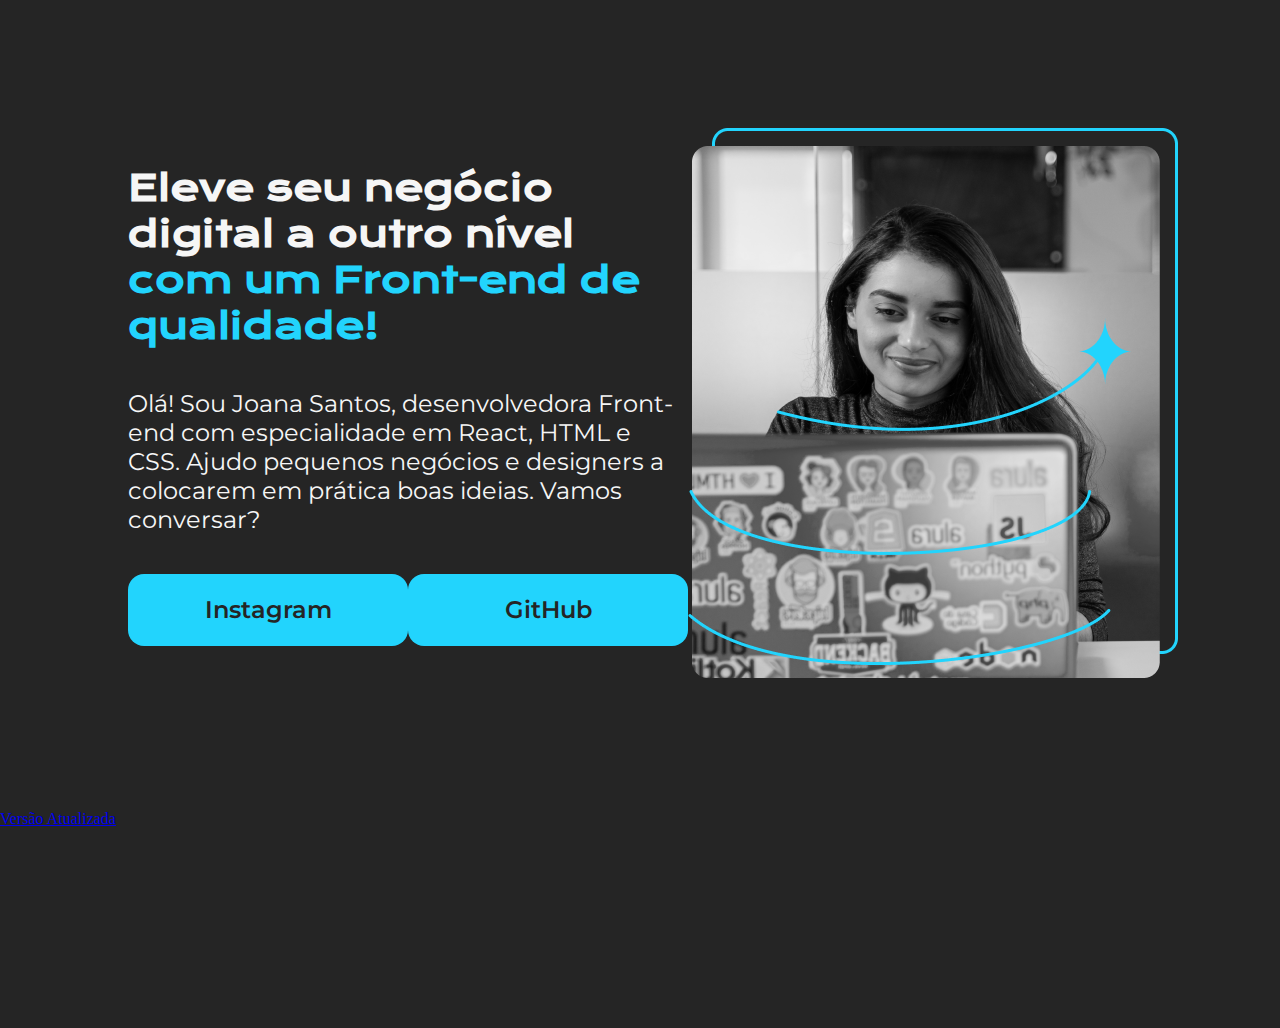
<file: index.html>
<!DOCTYPE html>
<html lang="pt-br">
<head>
    <meta charset="UTF-8">
    <meta name="viewport" content="width=device-width, initial-scale=1.0">
    <title>Portfólio</title>

    <link rel="stylesheet" href="css/style.css">
</head>
<body>
    <header></header>
    
    <main class="apresentacao">
        <section class="apresentacao__conteudo">
            <h1 class="apresentacao__conteudo__titulo">Eleve seu negócio digital a outro nível <strong class="titulo-destaque">com um Front-end de qualidade!</strong></h1>
            <p class="apresentacao__conteudo__texto">Olá! Sou Joana Santos, desenvolvedora Front-end com especialidade em React, HTML e CSS. Ajudo pequenos negócios e designers a colocarem em prática boas ideias. Vamos conversar?</p>
            <div class="apresentacao__links">
                <a href="#" class="apresentacao__links_link">Instagram</a>
                <a href="#" class="apresentacao__links_link">GitHub</a>
            </div>
        </section>

        <section class="apresentacao__imagem">
            <img src="Imagem.png" alt="Imagem de Perfil">
        </section>
        
        
        

        
    </main>
    
    <footer>
        <a href="atualização/index.html">Versão Atualizada</a>
    </footer>

</body>
</html>
</file>
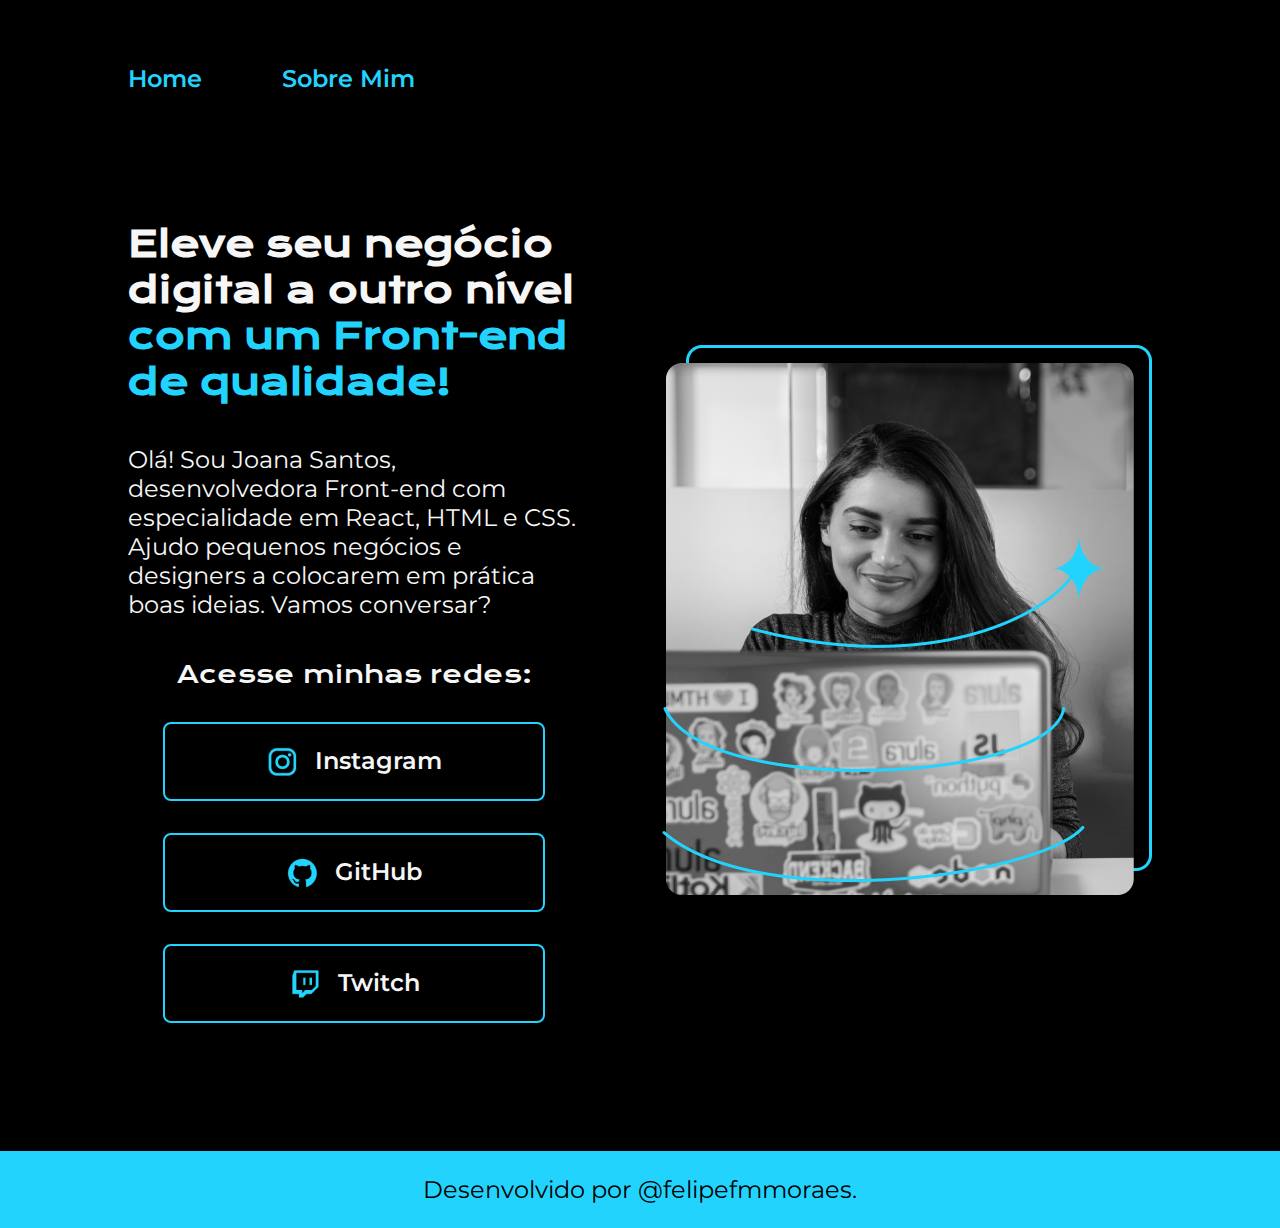
<file: atualização/index.html>
<!DOCTYPE html>
<html lang="pt-br">
<head>
    <meta charset="UTF-8">
    <meta name="viewport" content="width=device-width, initial-scale=1.0">
    <title>Portfólio</title>

    <link rel="stylesheet" href="css/style.css">
</head>
<body>
    <header class="cabecalho">
        <nav class="cabecalho__menu">
            <a href="index.html" class="cabecalho__menu__link">Home</a>
            <a href="about.html" class="cabecalho__menu__link">Sobre Mim</a>
        </nav>
    </header>
    
    <main class="apresentacao">
        <section class="apresentacao__conteudo">
            <h1 class="apresentacao__conteudo__titulo">Eleve seu negócio digital a outro nível <strong class="titulo-destaque">com um Front-end de qualidade!</strong></h1>
            <p class="apresentacao__conteudo__texto">Olá! Sou Joana Santos, desenvolvedora Front-end com especialidade em React, HTML e CSS. Ajudo pequenos negócios e designers a colocarem em prática boas ideias. Vamos conversar?</p>
            <div class="apresentacao__links">
                <h2 class="apresentacao__links__subtitulo">Acesse minhas redes:</h2>
                <a href="#" class="apresentacao__links_link">
                    <img src="assets/instagram.png">Instagram
                </a>
                <a href="#" class="apresentacao__links_link">
                    <img src="assets/github.png">GitHub
                </a>
                <a href="#" class="apresentacao__links_link">
                    <img src="assets/twitch.png">Twitch
                </a>
            </div>
        </section>

        <section class="apresentacao__imagem">
            <img src="../Imagem.png" alt="Imagem de Perfil">
        </section>
        
    </main>
    
    <footer class="rodape">
        Desenvolvido por @felipefmmoraes.
    </footer>

</body>
</html>
</file>
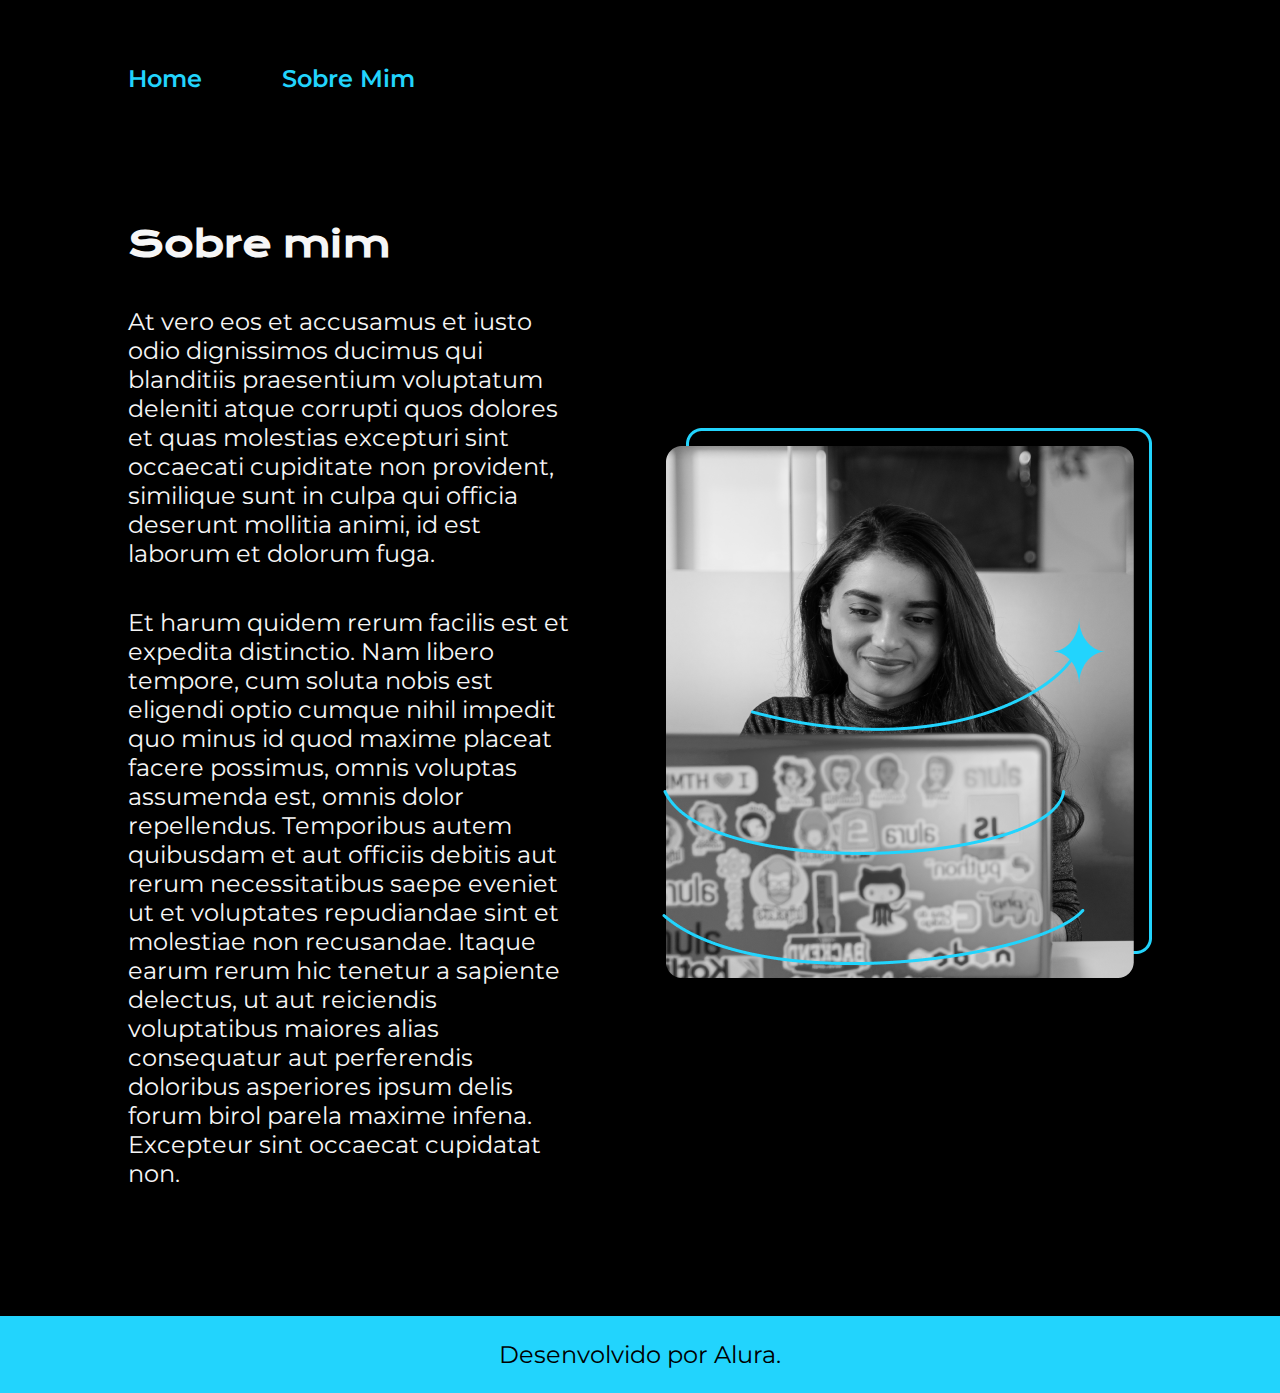
<file: atualização/about.html>
<!DOCTYPE html>
<html lang="pt-br">
<head>
    <meta charset="UTF-8">
    <meta name="viewport" content="width=device-width, initial-scale=1.0">
    <title>Sobre Mim</title>

    <link rel="stylesheet" href="css/style.css">
</head>
<body>

    <header class="cabecalho">
        <nav class="cabecalho__menu">
            <a href="index.html" class="cabecalho__menu__link">Home</a>
            <a href="about.html" class="cabecalho__menu__link">Sobre Mim</a>
        </nav>
    </header>
    <main class="apresentacao">
        <section class="apresentacao__conteudo">
            <h1 class="apresentacao__conteudo__titulo">Sobre mim</h1>

            <p class="apresentacao__conteudo__texto">At vero eos et accusamus et iusto odio dignissimos ducimus qui blanditiis praesentium voluptatum deleniti atque corrupti quos dolores et quas molestias excepturi sint occaecati cupiditate non provident, similique sunt in culpa qui officia deserunt mollitia animi, id est laborum et dolorum fuga.</p>

            <p class="apresentacao__conteudo__texto">Et harum quidem rerum facilis est et expedita distinctio. Nam libero tempore, cum soluta nobis est eligendi optio cumque nihil impedit quo minus id quod maxime placeat facere possimus, omnis voluptas assumenda est, omnis dolor repellendus. Temporibus autem quibusdam et aut officiis debitis aut rerum necessitatibus saepe eveniet ut et voluptates repudiandae sint et molestiae non recusandae. Itaque earum rerum hic tenetur a sapiente delectus, ut aut reiciendis voluptatibus maiores alias consequatur aut perferendis doloribus asperiores ipsum delis forum birol parela maxime infena. Excepteur sint occaecat cupidatat non.</p>


            
        </section>

        <section class="apresentacao__imagem">
            <img src="../Imagem.png" alt="Imagem de Perfil">
        </section>
        
    </main>
    
    <footer class="rodape">
        Desenvolvido por Alura.
    </footer>

</body>
</html>
</file>
<file: css/style.css>
@import url('https://fonts.googleapis.com/css2?family=Krona+One&family=Montserrat:wght@400;600&display=swap');

* {
    margin: 0;
    padding: 0;
}

body {
    height: 100vh;
    box-sizing: border-box;
    background-color: #252525;
    color: #f6f6f6;
}

.titulo-destaque {
    color:#22d4fd;
}

.apresentacao {
    display: flex;
    align-items: center;
    justify-content: space-between;
    margin: 10%;
}

.apresentacao__conteudo {
    width: 615px;
    display: flex;
    flex-direction: column;
    gap: 40px;
}

.apresentacao__conteudo__titulo {
    font-size: 36px;
    font-family: 'Krona One', sans-serif;
}

.apresentacao__conteudo__texto {
    font-size: 24px;
    font-family: 'Montserrat', sans-serif;
}

.apresentacao__links {
    display: flex;
    justify-content: space-between;
}

.apresentacao__links_link {
    background-color: #22d4fd;
    width: 280px;
    text-align: center;
    border-radius: 16px;
    font-size: 24px;
    padding-top: 21.5px;
    padding-bottom: 21.5px;
    text-decoration: none;
    color: #252525;
    font-family: 'Montserrat', sans-serif;
    font-weight: 600;
}
</file>
<file: atualização/css/style.css>
@import url('https://fonts.googleapis.com/css2?family=Krona+One&family=Montserrat:wght@400;600&display=swap');

:root {
    --cor-principal: #000;
    --cor-secundaria: #f6f6f6;
    --cor-tercearia: #22d4fd;
    --cor-hover: #272727;

    --fonte-principal: 'Krona One', sans-serif;
    --fonte-secundaria: 'Montserrat', sans-serif;

    --tam-fonte-titulo: 2.25rem;
    --tam-fonte-normal: 1.5rem;

    --peso-fonte-normal: 400;
    --peso-fonte-pesada: 600;
}

* {
    margin: 0;
    padding: 0;
}

body {
    /* height: 100vh; */
    box-sizing: border-box;
    background-color: var(--cor-principal);
    color: var(--cor-secundaria);
}

.cabecalho {
    padding: 5% 0 0 10%;
}

.cabecalho__menu {
    display: flex;
    gap: 80px;
}

.cabecalho__menu__link {
    font-family: var(--fonte-secundaria);
    font-size: var(--tam-fonte-normal);
    font-weight: var(--peso-fonte-pesada);
    text-decoration: none;
    color:var(--cor-tercearia);
}

.titulo-destaque {
    color:var(--cor-tercearia);
}

.apresentacao {
    display: flex;
    align-items: center;
    justify-content: space-between;
    margin: 10%;
    gap: 82px;
}

.apresentacao__conteudo {
    width: 615px;
    display: flex;
    flex-direction: column;
    gap: 40px;
}

.apresentacao__conteudo__titulo {
    font-size: var(--tam-fonte-titulo);
    font-family: var(--fonte-principal)
}

.apresentacao__conteudo__texto {
    font-size: var(--tam-fonte-normal);
    font-family: var(--fonte-secundaria)
}

.apresentacao__links {
    display: flex;
    flex-direction: column;
    justify-content: space-between;
    align-items: center;
    gap: 32px;
}

.apresentacao__links__subtitulo {
    font-family: var(--fonte-principal);
    font-weight: 400;
    font-size: var(--tam-fonte-normal);
}

.apresentacao__links_link {
    display: flex;
    justify-content: center;
    gap: 16px;
    border: 2px solid var(--cor-tercearia);
    width: 378px;
    text-align: center;
    border-radius: 8px;
    font-size: var(--tam-fonte-normal);
    font-weight: var(--peso-fonte-pesada);
    padding: 21.5px 0;
    text-decoration: none;
    color: var(--cor-secundaria);
    font-family: var(--fonte-secundaria);
}

.apresentacao__links_link:hover{
    background-color: var(--cor-hover);
}

.rodape {
    padding: 24px;
    color: var(--cor-principal);
    background-color: var(--cor-tercearia);
    text-align: center;
    font-family: var(--fonte-secundaria);
    font-size: var(--tam-fonte-normal);
    font-weight: var(--peso-fonte-normal);
}

@media (max-width: 1023px) {
    .apresentacao {
        flex-direction: column-reverse;
        padding: 5%;
    }

    .apresentacao__conteudo {
        width: auto;
    }

    .cabecalho {
        padding: 10%;
    }

    .cabecalho__menu {
        justify-content: center;
    }

}
</file>
